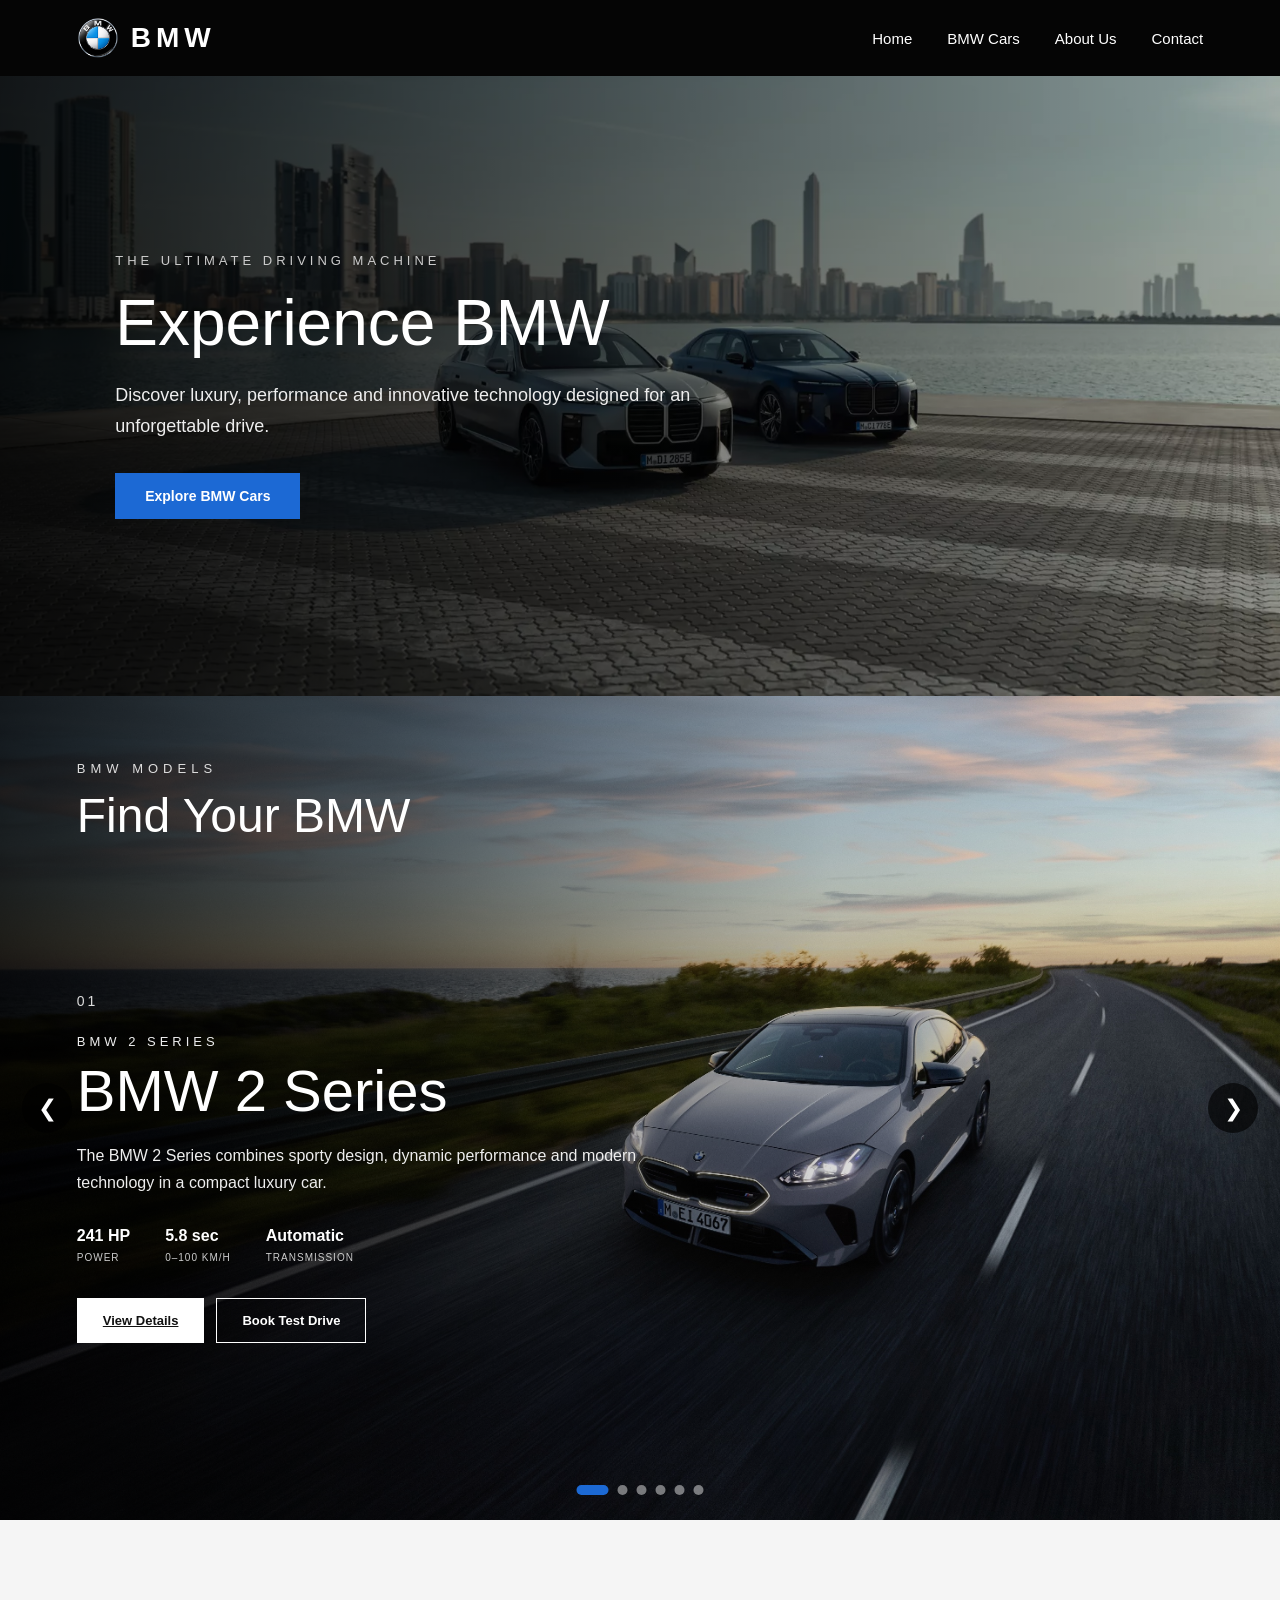
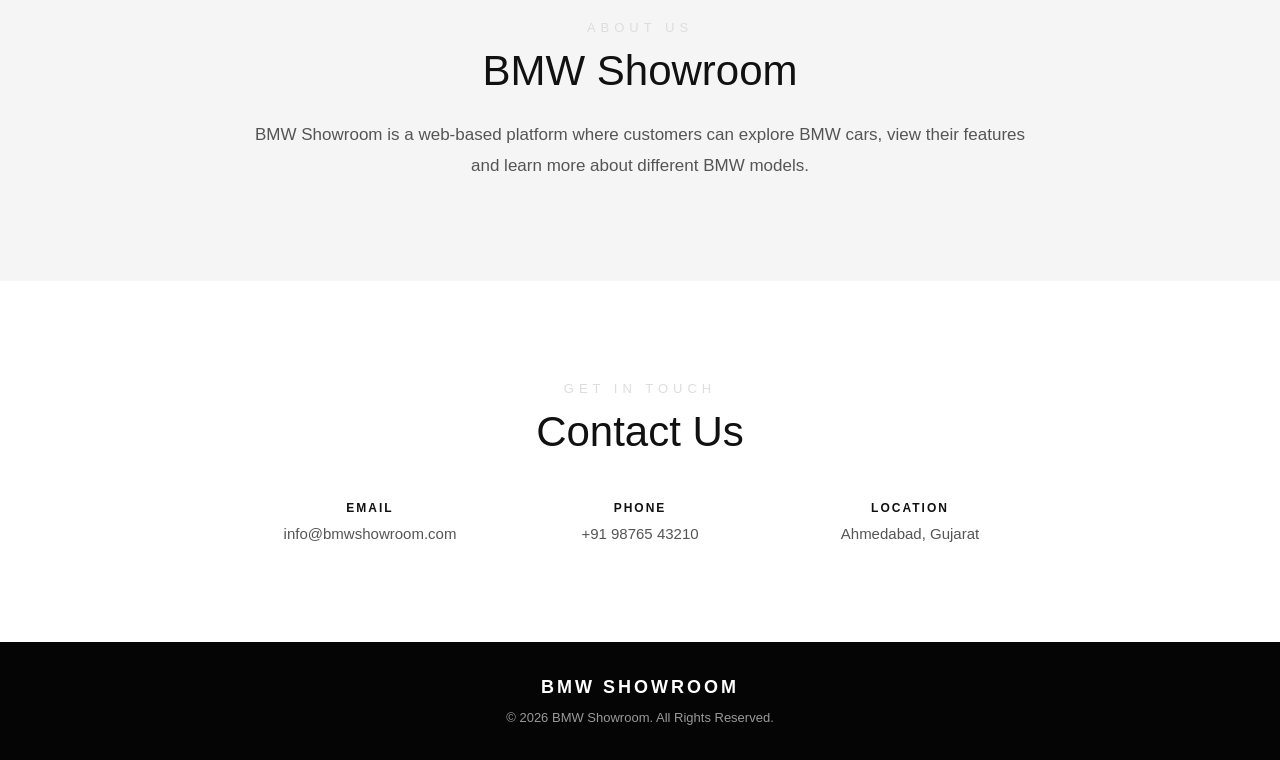
<file: src/main/resources/static/index.html>
<!DOCTYPE html>
<html lang="en">

<head>
    <meta charset="UTF-8">
    <meta name="viewport" content="width=device-width, initial-scale=1.0">

    <title>BMW Showroom</title>

    <link rel="stylesheet" href="css/style.css">
</head>

<body>

    <!-- ================= NAVBAR ================= -->

    <header class="navbar">

        <div class="logo">
            <img src="images/bmw-logo.jpg?v=2" alt="BMW Logo">
            <span>BMW</span>
        </div>

        <nav>
            <a href="#home">Home</a>
            <a href="#cars">BMW Cars</a>
            <a href="#about">About Us</a>
            <a href="#contact">Contact</a>
        </nav>

    </header>


    <!-- ================= HERO ================= -->

    <section id="home" class="hero">

        <div class="hero-overlay"></div>

        <div class="hero-content">

            <p class="hero-small">
                THE ULTIMATE DRIVING MACHINE
            </p>

            <h1>
                Experience BMW
            </h1>

            <p>
                Discover luxury, performance and innovative
                technology designed for an unforgettable drive.
            </p>

            <a href="#cars" class="hero-button">
                Explore BMW Cars
            </a>

        </div>

    </section>


    <!-- ================= BMW CARS ================= -->

    <section id="cars" class="cars-section">

        <div class="section-heading">

            <p>BMW MODELS</p>

            <h2>Find Your BMW</h2>

        </div>


        <div class="car-slider">


            <!-- ================= BMW 2 SERIES ================= -->

            <div class="car-slide active">

                <div class="car-info">

                    <span class="car-number">01</span>

                    <span class="car-category">
                        BMW 2 SERIES
                    </span>

                    <h2>
                        BMW 2 Series
                    </h2>

                    <p class="car-description">
                        The BMW 2 Series combines sporty design,
                        dynamic performance and modern technology
                        in a compact luxury car.
                    </p>


                    <div class="specifications">

                        <div class="spec">
                            <strong>241 HP</strong>
                            <span>Power</span>
                        </div>

                        <div class="spec">
                            <strong>5.8 sec</strong>
                            <span>0–100 km/h</span>
                        </div>

                        <div class="spec">
                            <strong>Automatic</strong>
                            <span>Transmission</span>
                        </div>

                    </div>


                    <div class="buttons">

                        <a href="car-details.html?model=BMW-2-Series"
                           class="details-button">
                            View Details
                        </a>

                        <a href="test-drive.html?model=BMW-2-Series"
                           class="test-button">
                            Book Test Drive
                        </a>

                    </div>

                </div>


                <div class="car-image">

                    <img
                        src="images/bmw2.jpg"
                        alt="BMW 2 Series">

                </div>

            </div>



            <!-- ================= BMW 3 SERIES ================= -->

            <div class="car-slide">

                <div class="car-info">

                    <span class="car-number">02</span>

                    <span class="car-category">
                        BMW 3 SERIES
                    </span>

                    <h2>
                        BMW 3 Series
                    </h2>

                    <p class="car-description">
                        The BMW 3 Series combines sporty performance,
                        premium comfort and advanced technology
                        in an elegant luxury sedan.
                    </p>


                    <div class="specifications">

                        <div class="spec">
                            <strong>258 HP</strong>
                            <span>Power</span>
                        </div>

                        <div class="spec">
                            <strong>5.8 sec</strong>
                            <span>0–100 km/h</span>
                        </div>

                        <div class="spec">
                            <strong>Automatic</strong>
                            <span>Transmission</span>
                        </div>

                    </div>


                    <div class="buttons">

                        <a href="car-details.html?model=BMW-3-Series"
                           class="details-button">
                            View Details
                        </a>

                        <a href="test-drive.html?model=BMW-3-Series"
                           class="test-button">
                            Book Test Drive
                        </a>

                    </div>

                </div>


                <div class="car-image">

                    <img
                        src="images/bmw3.jpg"
                        alt="BMW 3 Series">

                </div>

            </div>



            <!-- ================= BMW 4 SERIES ================= -->

            <div class="car-slide">

                <div class="car-info">

                    <span class="car-number">03</span>

                    <span class="car-category">
                        BMW 4 SERIES
                    </span>

                    <h2>
                        BMW 4 Series
                    </h2>

                    <p class="car-description">
                        The BMW 4 Series brings together striking
                        design, powerful performance and premium
                        comfort for an exciting driving experience.
                    </p>


                    <div class="specifications">

                        <div class="spec">
                            <strong>255 HP</strong>
                            <span>Power</span>
                        </div>

                        <div class="spec">
                            <strong>5.8 sec</strong>
                            <span>0–100 km/h</span>
                        </div>

                        <div class="spec">
                            <strong>Automatic</strong>
                            <span>Transmission</span>
                        </div>

                    </div>


                    <div class="buttons">

                        <a href="car-details.html?model=BMW-4-Series"
                           class="details-button">
                            View Details
                        </a>

                        <a href="test-drive.html?model=BMW-4-Series"
                           class="test-button">
                            Book Test Drive
                        </a>

                    </div>

                </div>


                <div class="car-image">

                    <img
                        src="images/bmw4.jpg"
                        alt="BMW 4 Series">

                </div>

            </div>



            <!-- ================= BMW 5 SERIES ================= -->

            <div class="car-slide">

                <div class="car-info">

                    <span class="car-number">04</span>

                    <span class="car-category">
                        BMW 5 SERIES
                    </span>

                    <h2>
                        BMW 5 Series
                    </h2>

                    <p class="car-description">
                        The BMW 5 Series delivers executive luxury,
                        refined comfort and powerful performance
                        with modern digital technology.
                    </p>


                    <div class="specifications">

                        <div class="spec">
                            <strong>255 HP</strong>
                            <span>Power</span>
                        </div>

                        <div class="spec">
                            <strong>6.0 sec</strong>
                            <span>0–100 km/h</span>
                        </div>

                        <div class="spec">
                            <strong>Automatic</strong>
                            <span>Transmission</span>
                        </div>

                    </div>


                    <div class="buttons">

                        <a href="car-details.html?model=BMW-5-Series"
                           class="details-button">
                            View Details
                        </a>

                        <a href="test-drive.html?model=BMW-5-Series"
                           class="test-button">
                            Book Test Drive
                        </a>

                    </div>

                </div>


                <div class="car-image">

                    <img
                        src="images/bmw5.jpg"
                        alt="BMW 5 Series">

                </div>

            </div>



            <!-- ================= BMW 7 SERIES ================= -->

            <div class="car-slide">

                <div class="car-info">

                    <span class="car-number">05</span>

                    <span class="car-category">
                        BMW 7 SERIES
                    </span>

                    <h2>
                        BMW 7 Series
                    </h2>

                    <p class="car-description">
                        The BMW 7 Series represents luxury,
                        sophisticated technology and exceptional
                        comfort for an unforgettable journey.
                    </p>


                    <div class="specifications">

                        <div class="spec">
                            <strong>375 HP</strong>
                            <span>Power</span>
                        </div>

                        <div class="spec">
                            <strong>4.7 sec</strong>
                            <span>0–100 km/h</span>
                        </div>

                        <div class="spec">
                            <strong>Automatic</strong>
                            <span>Transmission</span>
                        </div>

                    </div>


                    <div class="buttons">

                        <a href="car-details.html?model=BMW-7-Series"
                           class="details-button">
                            View Details
                        </a>

                        <a href="test-drive.html?model=BMW-7-Series"
                           class="test-button">
                            Book Test Drive
                        </a>

                    </div>

                </div>


                <div class="car-image">

                    <img
                        src="images/bmw7.jpg"
                        alt="BMW 7 Series">

                </div>

            </div>



            <!-- ================= BMW 8 SERIES ================= -->

            <div class="car-slide">

                <div class="car-info">

                    <span class="car-number">06</span>

                    <span class="car-category">
                        BMW 8 SERIES
                    </span>

                    <h2>
                        BMW 8 Series
                    </h2>

                    <p class="car-description">
                        The BMW 8 Series combines breathtaking
                        design, powerful performance and premium
                        luxury with an unmistakable presence.
                    </p>


                    <div class="specifications">

                        <div class="spec">
                            <strong>523 HP</strong>
                            <span>Power</span>
                        </div>

                        <div class="spec">
                            <strong>3.7 sec</strong>
                            <span>0–100 km/h</span>
                        </div>

                        <div class="spec">
                            <strong>Automatic</strong>
                            <span>Transmission</span>
                        </div>

                    </div>


                    <div class="buttons">

                        <a href="car-details.html?model=BMW-8-Series"
                           class="details-button">
                            View Details
                        </a>

                        <a href="test-drive.html?model=BMW-8-Series"
                           class="test-button">
                            Book Test Drive
                        </a>

                    </div>

                </div>


                <div class="car-image">

                    <img
                        src="images/bmw8.jpg"
                        alt="BMW 8 Series">

                </div>

            </div>



            <!-- ================= ARROWS ================= -->

            <button
                class="slider-arrow previous"
                id="previousButton"
                aria-label="Previous BMW">

                &#10094;

            </button>


            <button
                class="slider-arrow next"
                id="nextButton"
                aria-label="Next BMW">

                &#10095;

            </button>



            <!-- ================= DOTS ================= -->

            <div class="slider-dots">

                <button
                    class="dot active"
                    data-slide="0"
                    aria-label="BMW 2 Series">
                </button>

                <button
                    class="dot"
                    data-slide="1"
                    aria-label="BMW 3 Series">
                </button>

                <button
                    class="dot"
                    data-slide="2"
                    aria-label="BMW 4 Series">
                </button>

                <button
                    class="dot"
                    data-slide="3"
                    aria-label="BMW 5 Series">
                </button>

                <button
                    class="dot"
                    data-slide="4"
                    aria-label="BMW 7 Series">
                </button>

                <button
                    class="dot"
                    data-slide="5"
                    aria-label="BMW 8 Series">
                </button>

            </div>

        </div>

    </section>



    <!-- ================= ABOUT ================= -->

    <section id="about" class="about-section">

        <div class="about-content">

            <p class="section-label">
                ABOUT US
            </p>

            <h2>
                BMW Showroom
            </h2>

            <p>
                BMW Showroom is a web-based platform where customers
                can explore BMW cars, view their features and learn
                more about different BMW models.
            </p>

        </div>

    </section>



    <!-- ================= CONTACT ================= -->

    <section id="contact" class="contact-section">

        <p class="section-label">
            GET IN TOUCH
        </p>

        <h2>
            Contact Us
        </h2>


        <div class="contact-info">

            <div>

                <strong>Email</strong>

                <p>
                    info@bmwshowroom.com
                </p>

            </div>


            <div>

                <strong>Phone</strong>

                <p>
                    +91 98765 43210
                </p>

            </div>


            <div>

                <strong>Location</strong>

                <p>
                    Ahmedabad, Gujarat
                </p>

            </div>

        </div>

    </section>



    <!-- ================= FOOTER ================= -->

    <footer>

        <div class="footer-logo">
            BMW SHOWROOM
        </div>

        <p>
            © 2026 BMW Showroom. All Rights Reserved.
        </p>

    </footer>



    <!-- JAVASCRIPT -->

    <script src="js/script.js"></script>

</body>

</html>
</file>
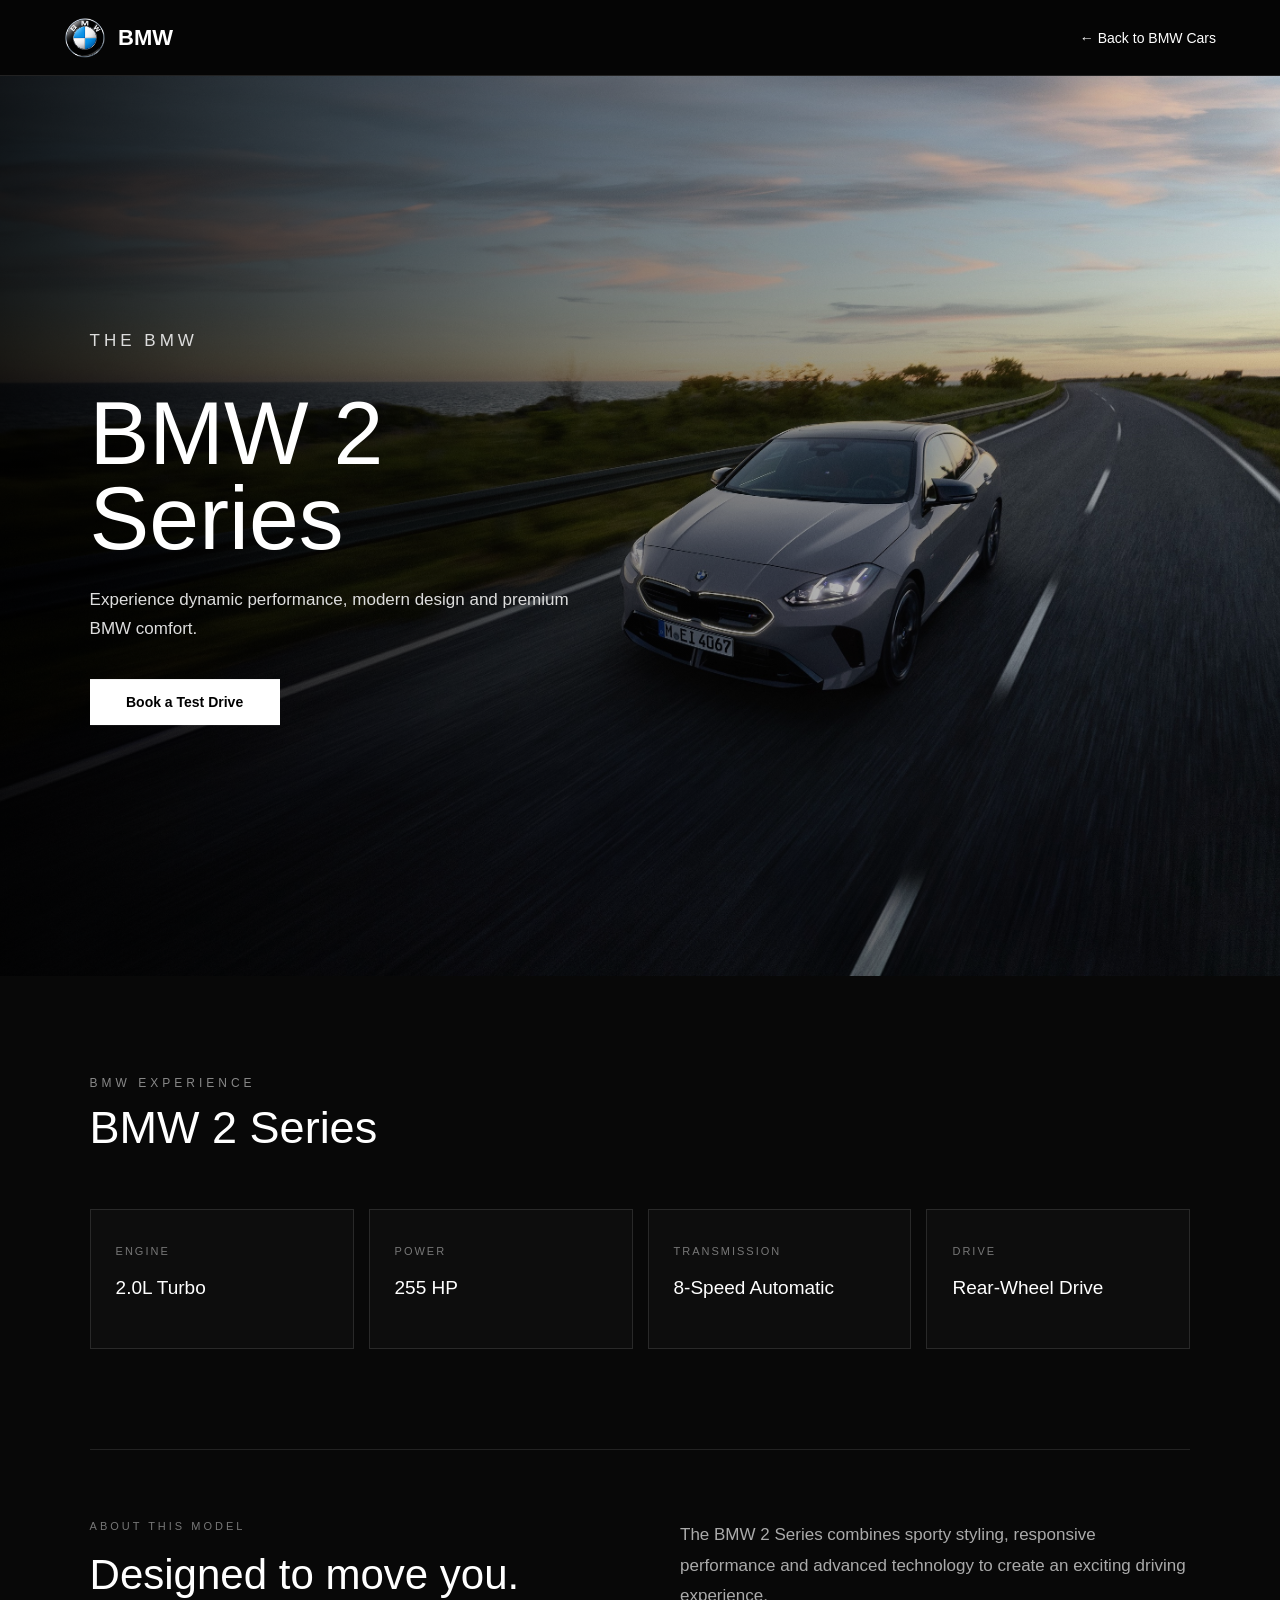
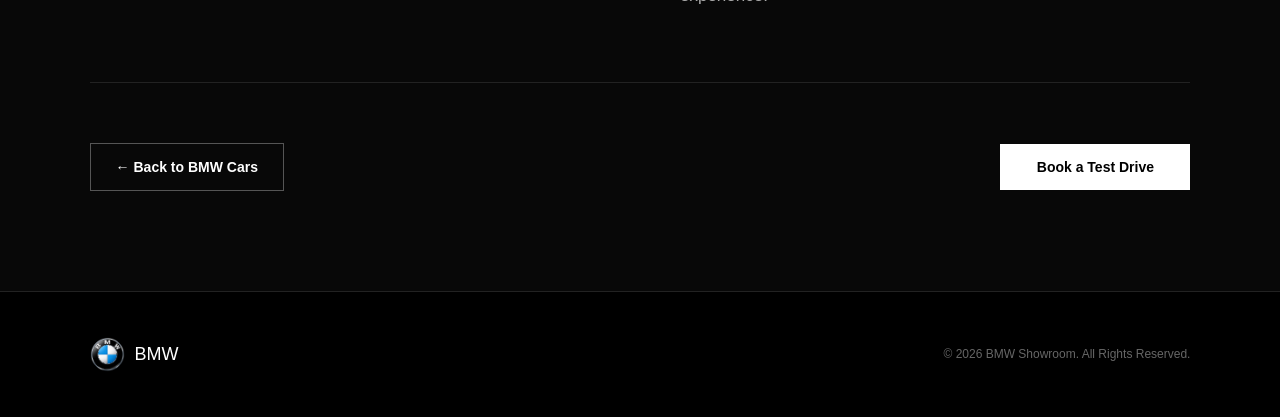
<file: src/main/resources/static/car-details.html>
<!DOCTYPE html>
<html lang="en">

<head>
    <meta charset="UTF-8">
    <meta name="viewport" content="width=device-width, initial-scale=1.0">

    <title>BMW | Car Details</title>

    <link rel="stylesheet" href="css/car-details.css">
</head>

<body>

    <!-- NAVBAR -->
    <header class="navbar">

        <a href="index.html" class="logo">
            <img src="images/bmw-logo.jpg?v=2" alt="BMW Logo">
            <span>BMW</span>
        </a>

        <a href="index.html" class="back-home">
            ← Back to BMW Cars
        </a>

    </header>


    <!-- HERO SECTION -->
    <section class="details-hero">

        <div class="hero-image">
            <img id="carImage" src="" alt="BMW">
        </div>

        <div class="hero-overlay"></div>

        <div class="hero-content">

            <p class="small-title">THE BMW</p>

            <h1 id="carName">BMW 2 Series</h1>

            <p id="carDescription">
                Experience dynamic performance, modern design and premium BMW comfort.
            </p>

            <a id="testDriveButton"
               href="test-drive.html?model=BMW-2-Series"
               class="primary-button">
                Book a Test Drive
            </a>

        </div>

    </section>


    <!-- DETAILS SECTION -->
    <section class="details-section">

        <div class="section-title">

            <p>BMW EXPERIENCE</p>

            <h2 id="sectionModel">
                BMW 2 Series
            </h2>

        </div>


        <!-- SPECIFICATIONS -->
        <div class="specifications">

            <div class="spec-card">

                <span>ENGINE</span>

                <strong id="engine">
                    2.0L Turbo
                </strong>

            </div>


            <div class="spec-card">

                <span>POWER</span>

                <strong id="power">
                    255 HP
                </strong>

            </div>


            <div class="spec-card">

                <span>TRANSMISSION</span>

                <strong id="transmission">
                    8-Speed Automatic
                </strong>

            </div>


            <div class="spec-card">

                <span>DRIVE</span>

                <strong id="drive">
                    Rear-Wheel Drive
                </strong>

            </div>

        </div>


        <!-- ABOUT CAR -->
        <div class="about-car">

            <div>

                <p class="label">
                    ABOUT THIS MODEL
                </p>

                <h2 id="aboutTitle">
                    Designed to move you.
                </h2>

            </div>


            <div>

                <p id="aboutText">
                    The BMW 2 Series combines sporty styling,
                    responsive performance and advanced technology
                    to create an exciting driving experience.
                </p>

            </div>

        </div>


        <!-- BUTTONS -->
        <div class="bottom-buttons">

            <a href="index.html"
               class="secondary-button">
                ← Back to BMW Cars
            </a>

            <a id="bottomTestDrive"
               href="test-drive.html?model=BMW-2-Series"
               class="primary-button">
                Book a Test Drive
            </a>

        </div>

    </section>


    <!-- FOOTER -->
    <footer>

        <div class="footer-logo">

            <img src="images/bmw-logo.jpg?v=2"
                 alt="BMW Logo">

            <span>BMW</span>

        </div>

        <p>
            © 2026 BMW Showroom. All Rights Reserved.
        </p>

    </footer>


    <!-- JAVASCRIPT -->
    <script src="js/car-details.js"></script>

</body>

</html>
</file>
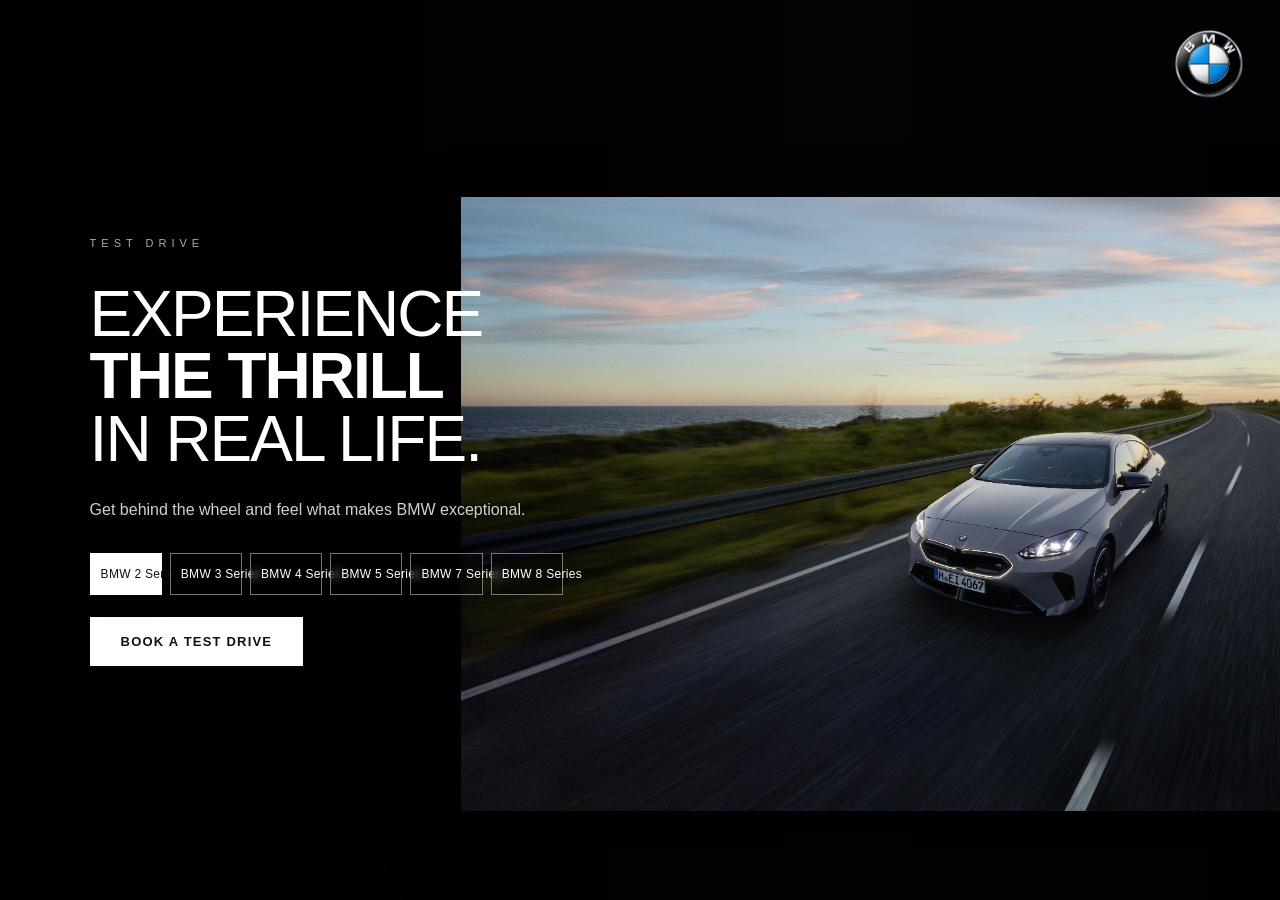
<file: src/main/resources/static/test-drive.html>
<!DOCTYPE html>
<html lang="en">

<head>
    <meta charset="UTF-8">
    <meta name="viewport" content="width=device-width, initial-scale=1.0">

    <title>BMW Test Drive</title>

    <link rel="stylesheet" href="css/test-drive.css">
</head>

<body>

    <main class="test-drive-page">

        <!-- DARK BACKGROUND -->
        <div class="test-drive-background"></div>


        <!-- BMW LOGO TOP RIGHT -->
        <div class="bmw-logo">
            <img src="images/bmw-logo.jpg?v=2" alt="BMW Logo">
        </div>


        <!-- MAIN CONTENT -->
        <div class="test-drive-content">


            <!-- LEFT CONTENT -->
            <div class="test-drive-info">

                <p style="font-size: 11px; letter-spacing: 5px; color: #aaa;">
                    TEST DRIVE
                </p>

                <h1>
                    EXPERIENCE<br>
                    <span>THE THRILL</span><br>
                    IN REAL LIFE.
                </h1>

                <p>
                    Get behind the wheel and feel what makes
                    BMW exceptional.
                </p>


                <!-- MODEL SELECTION -->
                <div class="model-options">

                    <!-- BMW 2 SERIES -->
                    <button
                        type="button"
                        class="model-option active"
                        data-model="BMW 2 Series"
                        data-image="images/bmw2.jpg">

                        BMW 2 Series

                    </button>


                    <!-- BMW 3 SERIES -->
                    <button
                        type="button"
                        class="model-option"
                        data-model="BMW 3 Series"
                        data-image="images/bmw3.jpg">

                        BMW 3 Series

                    </button>


                    <!-- BMW 4 SERIES -->
                    <button
                        type="button"
                        class="model-option"
                        data-model="BMW 4 Series"
                        data-image="images/bmw4.jpg">

                        BMW 4 Series

                    </button>


                    <!-- BMW 5 SERIES -->
                    <button
                        type="button"
                        class="model-option"
                        data-model="BMW 5 Series"
                        data-image="images/bmw5.jpg">

                        BMW 5 Series

                    </button>


                    <!-- BMW 7 SERIES -->
                    <button
                        type="button"
                        class="model-option"
                        data-model="BMW 7 Series"
                        data-image="images/bmw7.jpg">

                        BMW 7 Series

                    </button>


                    <!-- BMW 8 SERIES -->
                    <button
                        type="button"
                        class="model-option"
                        data-model="BMW 8 Series"
                        data-image="images/bmw8.jpg">

                        BMW 8 Series

                    </button>

                </div>


                <!-- BOOK TEST DRIVE BUTTON -->
                <button
                    type="button"
                    class="book-drive-btn"
                    id="openBooking">

                    BOOK A TEST DRIVE

                </button>

            </div>


            <!-- FULL SCREEN CAR -->
            <div class="test-drive-car">

                <img
                    id="testDriveCarImage"
                    src="images/bmw2.jpg"
                    alt="BMW 2 Series">

            </div>


            <!-- BOOKING FORM -->
            <div class="booking-panel" id="bookingPanel">

                <!-- CLOSE BUTTON -->
                <button
                    type="button"
                    class="close-booking"
                    id="closeBooking">

                    &times;

                </button>


                <h2>Book a Test Drive</h2>


                <form id="testDriveForm">


                    <!-- MODEL -->
                    <label for="model">
                        Select BMW Model
                    </label>

                    <select id="model" required>

                        <option value="BMW 2 Series">
                            BMW 2 Series
                        </option>

                        <option value="BMW 3 Series">
                            BMW 3 Series
                        </option>

                        <option value="BMW 4 Series">
                            BMW 4 Series
                        </option>

                        <option value="BMW 5 Series">
                            BMW 5 Series
                        </option>

                        <option value="BMW 7 Series">
                            BMW 7 Series
                        </option>

                        <option value="BMW 8 Series">
                            BMW 8 Series
                        </option>

                    </select>


                    <!-- LOCATION -->
                    <label for="location">
                        Select Location
                    </label>

                    <select id="location" required>

                        <option value="Ahmedabad, Gujarat">
                            Ahmedabad, Gujarat
                        </option>

                        <option value="Surat, Gujarat">
                            Surat, Gujarat
                        </option>

                        <option value="Vadodara, Gujarat">
                            Vadodara, Gujarat
                        </option>

                    </select>


                    <!-- FIRST NAME -->
                    <label for="firstName">
                        First Name
                    </label>

                    <input
                        type="text"
                        id="firstName"
                        placeholder="Enter first name"
                        required>


                    <!-- LAST NAME -->
                    <label for="lastName">
                        Last Name
                    </label>

                    <input
                        type="text"
                        id="lastName"
                        placeholder="Enter last name"
                        required>


                    <!-- EMAIL -->
                    <label for="email">
                        Email Address
                    </label>

                    <input
                        type="email"
                        id="email"
                        placeholder="Enter your email"
                        required>


                    <!-- MOBILE -->
                    <label for="mobile">
                        Mobile Number
                    </label>

                    <input
                        type="tel"
                        id="mobile"
                        maxlength="10"
                        placeholder="Enter 10 digit mobile number"
                        required>


                    <!-- DATE -->
                    <label for="date">
                        Preferred Date
                    </label>

                    <input
                        type="date"
                        id="date"
                        required>


                    <!-- TIME -->
                    <label for="time">
                        Preferred Time
                    </label>

                    <select id="time" required>

                        <option value="">
                            Select time
                        </option>

                        <option value="10:00 AM">
                            10:00 AM
                        </option>

                        <option value="11:00 AM">
                            11:00 AM
                        </option>

                        <option value="12:00 PM">
                            12:00 PM
                        </option>

                        <option value="02:00 PM">
                            02:00 PM
                        </option>

                        <option value="03:00 PM">
                            03:00 PM
                        </option>

                        <option value="04:00 PM">
                            04:00 PM
                        </option>

                        <option value="05:00 PM">
                            05:00 PM
                        </option>

                    </select>


                    <!-- MESSAGE -->
                    <label for="message">
                        Message
                    </label>

                    <textarea
                        id="message"
                        placeholder="Any specific query?"></textarea>


                    <!-- TERMS -->
                    <label>

                        <input
                            type="checkbox"
                            id="terms"
                            required>

                        I accept the Terms & Conditions

                    </label>


                    <br>


                    <!-- SUBMIT -->
                    <button
                        type="submit"
                        class="booking-submit">

                        BOOK TEST DRIVE

                    </button>

                </form>

            </div>

        </div>

    </main>


    <!-- JAVASCRIPT -->
    <script src="js/test-drive.js"></script>

</body>

</html>
</file>
<file: src/main/resources/static/css/style.css>
/* =====================================================
   BMW SHOWROOM - MAIN CSS
   ===================================================== */

/* ================= RESET ================= */

* {
    margin: 0;
    padding: 0;
    box-sizing: border-box;
}

html {
    scroll-behavior: smooth;
}

body {
    font-family: Arial, Helvetica, sans-serif;
    background: #ffffff;
    color: #111111;
    overflow-x: hidden;
}


/* ================= NAVBAR ================= */

.navbar {
    width: 100%;
    height: 76px;
    padding: 0 6%;
    background: #050505;

    display: flex;
    align-items: center;
    justify-content: space-between;

    position: sticky;
    top: 0;
    z-index: 1000;
}

.logo {
    display: flex;
    align-items: center;
    gap: 12px;

    color: #ffffff;
    font-size: 28px;
    font-weight: bold;
    letter-spacing: 5px;
}

.logo img {
    width: 42px;
    height: 42px;
    object-fit: cover;
    display: block;
}
.navbar nav {
    display: flex;
    gap: 35px;
}

.navbar nav a {
    color: #ffffff;
    text-decoration: none;
    font-size: 15px;
    transition: 0.3s ease;
}

.navbar nav a:hover {
    color: #1c69d4;
}


/* ================= HERO ================= */

.hero {
    height: 620px;
    position: relative;

    display: flex;
    align-items: center;

    padding-left: 9%;

    background-image: url("../images/bmw-hero.jpg");
    background-size: cover;
    background-position: center;
}

.hero-overlay {
    position: absolute;
    inset: 0;

    background:
        linear-gradient(
            90deg,
            rgba(0, 0, 0, 0.85),
            rgba(0, 0, 0, 0.20)
        );
}

.hero-content {
    position: relative;
    z-index: 2;
    max-width: 650px;
    color: #ffffff;
}

.hero-small {
    font-size: 13px;
    letter-spacing: 4px;
    color: #cccccc;
    margin-bottom: 18px;
}

.hero-content h1 {
    font-size: 64px;
    font-weight: 500;
    margin-bottom: 20px;
}

.hero-content > p:not(.hero-small) {
    font-size: 18px;
    line-height: 1.7;
    color: #eeeeee;
    margin-bottom: 32px;
}

.hero-button {
    display: inline-block;
    padding: 15px 30px;

    background: #1c69d4;
    color: #ffffff;

    text-decoration: none;
    font-size: 14px;
    font-weight: bold;

    transition: 0.3s ease;
}

.hero-button:hover {
    background: #ffffff;
    color: #111111;
}


/* =====================================================
   BMW CARS SECTION
   FULL SCREEN SLIDER
   ===================================================== */

.cars-section {
    position: relative;

    width: 100%;
    height: calc(100vh - 76px);
    min-height: 650px;

    padding: 0;
    background: #000000;

    overflow: hidden;
}


/* ================= SECTION HEADING ================= */

.section-heading {
    position: absolute;

    top: 65px;
    left: 6%;

    z-index: 10;

    text-align: left;

    color: #ffffff;

    pointer-events: none;
}

.section-heading p,
.section-label {
    font-size: 13px;
    letter-spacing: 5px;
    color: #dddddd;
    margin-bottom: 12px;
}

.section-heading h2 {
    font-size: 48px;
    font-weight: 400;
    color: #ffffff;
}


/* ================= CAR SLIDER ================= */

.car-slider {
    width: 100%;
    max-width: none;

    height: 100%;

    margin: 0;

    position: relative;
    overflow: hidden;

    background: #000000;
}


/* ================= EACH SLIDE ================= */

.car-slide {
    position: absolute;

    top: 0;
    left: 0;

    width: 100%;
    height: 100%;

    display: block;

    opacity: 0;
    visibility: hidden;

    transform: translateX(50px);

    transition:
        opacity 0.6s ease,
        transform 0.6s ease,
        visibility 0.6s ease;
}

.car-slide.active {
    opacity: 1;
    visibility: visible;
    transform: translateX(0);

    z-index: 2;
}


/* =====================================================
   DARK OVERLAY
   ===================================================== */

.car-slide::after {
    content: "";

    position: absolute;

    inset: 0;

    z-index: 1;

    pointer-events: none;

    background:
        linear-gradient(
            90deg,
            rgba(0, 0, 0, 0.82) 0%,
            rgba(0, 0, 0, 0.58) 30%,
            rgba(0, 0, 0, 0.15) 65%,
            rgba(0, 0, 0, 0.05) 100%
        );
}


/* ================= CAR IMAGE ================= */

.car-image {
    position: absolute;

    inset: 0;

    width: 100%;
    height: 100%;

    overflow: hidden;

    display: block;

    z-index: 0;
}

.car-image img {
    width: 100%;
    height: 100%;

    object-fit: cover;
    object-position: center;

    display: block;

    transition: transform 1.2s ease;
}

.car-slide.active .car-image img {
    transform: scale(1.02);
}


/* =====================================================
   CAR INFORMATION
   INFORMATION NOW APPEARS OVER IMAGE
   ===================================================== */

.car-info {
    position: relative;

    z-index: 3;

    width: 55%;
    height: 100%;

    padding: 210px 30px 90px 6%;

    display: flex;
    flex-direction: column;
    justify-content: center;

    color: #ffffff;
}


/* ================= NUMBER ================= */

.car-number {
    font-size: 14px;

    letter-spacing: 3px;

    color: #dddddd;

    margin-bottom: 25px;
}


/* ================= CATEGORY ================= */

.car-category {
    font-size: 13px;

    letter-spacing: 4px;

    color: #eeeeee;

    margin-bottom: 12px;
}


/* ================= MODEL TITLE ================= */

.car-info h2 {
    font-size: 58px;

    font-weight: 500;

    color: #ffffff;

    margin-bottom: 20px;

    line-height: 1.05;
}


/* ================= DESCRIPTION ================= */

.car-description {
    max-width: 570px;

    font-size: 16px;

    line-height: 1.7;

    color: #eeeeee;

    margin-bottom: 30px;
}


/* ================= SPECIFICATIONS ================= */

.specifications {
    display: flex;

    gap: 35px;

    margin-bottom: 35px;
}

.spec {
    display: flex;

    flex-direction: column;

    gap: 7px;
}

.spec strong {
    font-size: 16px;

    color: #ffffff;
}

.spec span {
    font-size: 10px;

    color: #cccccc;

    text-transform: uppercase;

    letter-spacing: 1px;
}


/* ================= BUTTONS ================= */

.buttons {
    display: flex;

    gap: 12px;

    flex-wrap: wrap;
}

.details-button,
.test-button {
    padding: 14px 25px;

    font-size: 13px;

    font-weight: bold;

    cursor: pointer;

    transition: 0.3s ease;
}


/* ================= VIEW DETAILS ================= */

.details-button {
    border: 1px solid #ffffff;

    background: #ffffff;

    color: #111111;
}

.details-button:hover {
    background: #1c69d4;

    border-color: #1c69d4;

    color: #ffffff;
}


/* ================= TEST DRIVE ================= */

.test-button {
    border: 1px solid #ffffff;

    background: transparent;

    color: #ffffff;

    display: inline-flex;

    align-items: center;

    justify-content: center;

    text-decoration: none;

    cursor: pointer;
}

.test-button:hover {
    background: #ffffff;

    color: #111111;
}


/* =====================================================
   SLIDER ARROWS
   ===================================================== */

.slider-arrow {
    position: absolute;

    top: 50%;

    transform: translateY(-50%);

    width: 50px;
    height: 50px;

    border: none;

    border-radius: 50%;

    background: rgba(0, 0, 0, 0.65);

    color: #ffffff;

    font-size: 23px;

    cursor: pointer;

    z-index: 20;

    transition: 0.3s ease;
}

.slider-arrow:hover {
    background: #1c69d4;

    transform:
        translateY(-50%)
        scale(1.08);
}

.slider-arrow.previous {
    left: 22px;
}

.slider-arrow.next {
    right: 22px;
}


/* =====================================================
   DOTS
   ===================================================== */

.slider-dots {
    position: absolute;

    left: 50%;

    bottom: 25px;

    transform: translateX(-50%);

    display: flex;

    align-items: center;

    gap: 9px;

    z-index: 30;
}

.dot {
    width: 10px;
    height: 10px;

    border: none;

    border-radius: 50%;

    background: rgba(255, 255, 255, 0.45);

    cursor: pointer;

    transition: 0.3s ease;
}

.dot.active {
    width: 32px;

    border-radius: 10px;

    background: #1c69d4;
}


/* ================= ABOUT ================= */

.about-section {
    padding: 100px 30px;

    text-align: center;

    background: #f5f5f5;
}

.about-content {
    max-width: 800px;

    margin: auto;
}

.about-content h2 {
    font-size: 42px;

    font-weight: 500;

    margin-bottom: 25px;
}

.about-content > p:last-child {
    font-size: 17px;

    line-height: 1.8;

    color: #555555;
}


/* ================= CONTACT ================= */

.contact-section {
    padding: 100px 30px;

    text-align: center;

    background: #ffffff;
}

.contact-section h2 {
    font-size: 42px;

    font-weight: 500;

    margin-bottom: 45px;
}

.contact-info {
    display: flex;

    justify-content: center;

    gap: 90px;

    flex-wrap: wrap;
}

.contact-info div {
    min-width: 180px;
}

.contact-info strong {
    display: block;

    font-size: 12px;

    letter-spacing: 2px;

    text-transform: uppercase;

    margin-bottom: 10px;
}

.contact-info p {
    color: #555555;

    font-size: 15px;
}


/* ================= FOOTER ================= */

footer {
    padding: 35px;

    background: #050505;

    color: #ffffff;

    text-align: center;
}

.footer-logo {
    font-size: 18px;

    font-weight: bold;

    letter-spacing: 3px;

    margin-bottom: 12px;
}

footer p {
    font-size: 13px;

    color: #999999;
}


/* =====================================================
   TABLET
   ===================================================== */

@media (max-width: 950px) {

    .hero {
        padding-left: 6%;
    }

    .hero-content h1 {
        font-size: 52px;
    }


    /* BMW FULL SCREEN */

    .cars-section {
        height: calc(100vh - 76px);

        min-height: 650px;
    }

    .section-heading {
        top: 45px;

        left: 6%;
    }

    .section-heading h2 {
        font-size: 40px;
    }

    .car-slider {
        height: 100%;
    }

    .car-slide {
        display: block;
    }

    .car-info {
        width: 70%;

        height: 100%;

        padding:
            180px
            40px
            70px
            7%;
    }

    .car-info h2 {
        font-size: 48px;
    }

    .car-description {
        max-width: 500px;

        font-size: 15px;
    }

    .car-image {
        position: absolute;

        inset: 0;

        width: 100%;
        height: 100%;
    }

    .car-image img {
        object-fit: cover;
    }
}


/* =====================================================
   MOBILE
   ===================================================== */

@media (max-width: 600px) {

    .navbar {
        height: auto;

        padding: 18px 20px;

        flex-direction: column;

        gap: 15px;
    }

    .navbar nav {
        gap: 16px;

        flex-wrap: wrap;

        justify-content: center;
    }

    .navbar nav a {
        font-size: 12px;
    }


    /* HERO */

    .hero {
        height: 550px;

        padding: 30px;
    }

    .hero-content h1 {
        font-size: 42px;
    }

    .hero-content > p:not(.hero-small) {
        font-size: 16px;
    }


    /* BMW SECTION */

    .cars-section {
        height: calc(100vh - 120px);

        min-height: 700px;

        padding: 0;
    }

    .section-heading {
        top: 30px;

        left: 25px;

        right: 25px;
    }

    .section-heading p,
    .section-label {
        font-size: 10px;

        letter-spacing: 3px;
    }

    .section-heading h2 {
        font-size: 32px;
    }


    /* SLIDER */

    .car-slider {
        height: 100%;
    }

    .car-slide {
        height: 100%;
    }


    /* DARKER MOBILE OVERLAY */

    .car-slide::after {
        background:
            linear-gradient(
                180deg,
                rgba(0, 0, 0, 0.60),
                rgba(0, 0, 0, 0.80)
            );
    }


    /* IMAGE */

    .car-image {
        position: absolute;

        inset: 0;

        width: 100%;

        height: 100%;
    }

    .car-image img {
        width: 100%;
        height: 100%;

        object-fit: cover;

        object-position: center;
    }


    /* INFO */

    .car-info {
        position: relative;

        width: 100%;

        height: 100%;

        padding:
            170px
            30px
            70px;

        justify-content: flex-end;
    }

    .car-number {
        font-size: 11px;

        margin-bottom: 12px;
    }

    .car-category {
        font-size: 10px;

        letter-spacing: 3px;

        margin-bottom: 8px;
    }

    .car-info h2 {
        font-size: 36px;

        margin-bottom: 15px;
    }

    .car-description {
        font-size: 13px;

        line-height: 1.5;

        margin-bottom: 18px;
    }


    /* SPECS */

    .specifications {
        gap: 18px;

        margin-bottom: 20px;

        flex-wrap: wrap;
    }

    .spec strong {
        font-size: 13px;
    }

    .spec span {
        font-size: 8px;
    }


    /* BUTTONS */

    .details-button,
    .test-button {
        padding: 11px 15px;

        font-size: 11px;
    }


    /* ARROWS */

    .slider-arrow {
        width: 40px;
        height: 40px;

        font-size: 17px;
    }

    .slider-arrow.previous {
        left: 10px;
    }

    .slider-arrow.next {
        right: 10px;
    }


    /* DOTS */

    .slider-dots {
        bottom: 15px;

        gap: 7px;
    }

    .dot {
        width: 8px;
        height: 8px;
    }

    .dot.active {
        width: 25px;
    }


    /* ABOUT */

    .about-content h2,
    .contact-section h2 {
        font-size: 34px;
    }


    /* CONTACT */

    .contact-info {
        gap: 30px;
    }
}
</file>
<file: src/main/resources/static/css/car-details.css>
* {
    margin: 0;
    padding: 0;
    box-sizing: border-box;
}

html {
    scroll-behavior: smooth;
}

body {
    font-family: Arial, Helvetica, sans-serif;
    background: #000;
    color: #fff;
}


/* NAVBAR */

.navbar {
    height: 76px;
    width: 100%;
    background: #050505;

    display: flex;
    align-items: center;
    justify-content: space-between;

    padding: 0 5%;

    position: fixed;
    top: 0;
    left: 0;

    z-index: 1000;

    border-bottom: 1px solid #222;
}

.logo {
    display: flex;
    align-items: center;
    gap: 12px;

    color: white;
    text-decoration: none;

    font-size: 22px;
    font-weight: 600;
}

.logo img {
    width: 42px;
    height: 42px;

    object-fit: cover;
    border-radius: 50%;
}

.back-home {
    color: #fff;
    text-decoration: none;

    font-size: 14px;

    transition: 0.3s;
}

.back-home:hover {
    color: #4da3ff;
}


/* HERO */

.details-hero {
    height: 100vh;
    min-height: 650px;

    position: relative;
    overflow: hidden;

    margin-top: 76px;
}

.hero-image {
    position: absolute;

    inset: 0;

    width: 100%;
    height: 100%;
}

.hero-image img {
    width: 100%;
    height: 100%;

    object-fit: cover;
}

.hero-overlay {
    position: absolute;

    inset: 0;

    background:
        linear-gradient(
            90deg,
            rgba(0,0,0,0.85) 0%,
            rgba(0,0,0,0.45) 45%,
            rgba(0,0,0,0.05) 100%
        );
}

.hero-content {
    position: absolute;

    left: 7%;
    top: 50%;

    transform: translateY(-50%);

    width: 500px;

    z-index: 5;
}

.small-title {
    font-size: 14px;

    letter-spacing: 4px;

    color: #aaa;

    margin-bottom: 15px;
}

.hero-content h1 {
    font-size: clamp(50px, 7vw, 100px);

    line-height: 0.95;

    margin-bottom: 25px;

    font-weight: 500;
}

.hero-content p {
    font-size: 17px;

    line-height: 1.7;

    color: #ddd;

    margin-bottom: 35px;

    max-width: 480px;
}


/* BUTTONS */

.primary-button,
.secondary-button {
    display: inline-flex;

    align-items: center;
    justify-content: center;

    min-width: 190px;

    padding: 15px 25px;

    text-decoration: none;

    font-size: 14px;

    font-weight: 600;

    transition: 0.3s;

    cursor: pointer;
}

.primary-button {
    background: #fff;
    color: #000;
}

.primary-button:hover {
    background: #4da3ff;
    color: #fff;
}

.secondary-button {
    border: 1px solid #555;

    color: #fff;

    background: transparent;
}

.secondary-button:hover {
    background: #fff;
    color: #000;
}


/* DETAILS */

.details-section {
    padding: 100px 7%;

    background: #080808;
}

.section-title {
    margin-bottom: 55px;
}

.section-title p {
    font-size: 12px;

    letter-spacing: 4px;

    color: #888;

    margin-bottom: 12px;
}

.section-title h2 {
    font-size: 45px;

    font-weight: 400;
}


/* SPECIFICATIONS */

.specifications {
    display: grid;

    grid-template-columns: repeat(4, 1fr);

    gap: 15px;

    margin-bottom: 100px;
}

.spec-card {
    border: 1px solid #292929;

    padding: 35px 25px;

    min-height: 140px;

    background: #0d0d0d;

    transition: 0.3s;
}

.spec-card:hover {
    border-color: #666;

    transform: translateY(-4px);
}

.spec-card span {
    display: block;

    color: #777;

    font-size: 11px;

    letter-spacing: 2px;

    margin-bottom: 20px;
}

.spec-card strong {
    font-size: 19px;

    font-weight: 400;
}


/* ABOUT */

.about-car {
    display: grid;

    grid-template-columns: 1fr 1fr;

    gap: 80px;

    padding: 70px 0;

    border-top: 1px solid #222;
    border-bottom: 1px solid #222;
}

.label {
    color: #777;

    font-size: 11px;

    letter-spacing: 3px;

    margin-bottom: 20px;
}

.about-car h2 {
    font-size: 42px;

    font-weight: 400;

    line-height: 1.1;
}

.about-car #aboutText {
    color: #aaa;

    font-size: 17px;

    line-height: 1.8;
}


/* BOTTOM BUTTONS */

.bottom-buttons {
    display: flex;

    justify-content: space-between;

    align-items: center;

    padding-top: 60px;
}


/* FOOTER */

footer {
    background: #000;

    padding: 45px 7%;

    border-top: 1px solid #222;

    display: flex;

    justify-content: space-between;

    align-items: center;
}

.footer-logo {
    display: flex;

    align-items: center;

    gap: 10px;

    font-size: 18px;
}

.footer-logo img {
    width: 35px;
    height: 35px;

    object-fit: cover;

    border-radius: 50%;
}

footer p {
    color: #666;

    font-size: 12px;
}


/* TABLET */

@media (max-width: 900px) {

    .specifications {
        grid-template-columns: repeat(2, 1fr);
    }

    .about-car {
        grid-template-columns: 1fr;

        gap: 35px;
    }

    .hero-content {
        width: 70%;
    }
}


/* MOBILE */

@media (max-width: 600px) {

    .navbar {
        padding: 0 20px;
    }

    .back-home {
        font-size: 12px;
    }

    .details-hero {
        min-height: 600px;
    }

    .hero-content {
        left: 25px;

        width: calc(100% - 50px);
    }

    .hero-content h1 {
        font-size: 48px;
    }

    .hero-content p {
        font-size: 15px;
    }

    .specifications {
        grid-template-columns: 1fr;
    }

    .details-section {
        padding: 70px 25px;
    }

    .section-title h2 {
        font-size: 35px;
    }

    .about-car h2 {
        font-size: 32px;
    }

    .bottom-buttons {
        flex-direction: column;

        gap: 15px;

        align-items: stretch;
    }

    .primary-button,
    .secondary-button {
        width: 100%;
    }

    footer {
        flex-direction: column;

        gap: 20px;

        text-align: center;
    }
}
</file>
<file: src/main/resources/static/css/test-drive.css>
/* =====================================================
   BMW TEST DRIVE - FULL SCREEN DESIGN
   ===================================================== */

* {
    margin: 0;
    padding: 0;
    box-sizing: border-box;
}

html,
body {
    width: 100%;
    min-height: 100%;
}

body {
    font-family: Arial, Helvetica, sans-serif;
    background: #000;
    color: #fff;
    overflow-x: hidden;
}


/* =====================================================
   FULL SCREEN PAGE
   ===================================================== */

.test-drive-page {
    min-height: 100vh;
    width: 100%;
    position: relative;
    overflow: hidden;
    background: #050505;
}


/* =====================================================
   BMW LOGO - TOP RIGHT
   ===================================================== */

.bmw-logo {
    position: fixed;
    top: 28px;
    right: 35px;
    z-index: 50;
    width: 72px;
}

.bmw-logo img {
    width: 100%;
    height: auto;
    display: block;
}


/* =====================================================
   DARK BACKGROUND
   ===================================================== */

.test-drive-background {
    position: absolute;

    inset: 0;

    z-index: 1;

    background:
        linear-gradient(
            90deg,
            rgba(0, 0, 0, 0.96) 0%,
            rgba(0, 0, 0, 0.78) 28%,
            rgba(0, 0, 0, 0.25) 65%,
            rgba(0, 0, 0, 0.55) 100%
        );

    pointer-events: none;
}


/* =====================================================
   MAIN CONTENT
   ===================================================== */

.test-drive-content {
    position: relative;
    z-index: 10;

    min-height: 100vh;
    width: 100%;

    display: flex;
    align-items: center;

    padding: 70px 7%;
}


/* =====================================================
   LEFT TEXT
   ===================================================== */

.test-drive-info {
    width: 43%;

    position: relative;

    z-index: 20;
}

.test-drive-info h1 {
    font-size: clamp(45px, 5vw, 78px);

    font-weight: 300;

    line-height: 0.98;

    letter-spacing: -2px;

    margin-bottom: 25px;
}

.test-drive-info h1 span {
    font-weight: 700;
}

.test-drive-info p {
    max-width: 450px;

    font-size: 16px;

    line-height: 1.7;

    color: #d0d0d0;

    margin-bottom: 30px;
}


/* =====================================================
   MODEL BUTTONS CONTAINER
   ===================================================== */

.model-options {
    display: flex;

    align-items: center;

    gap: 8px;

    width: 100%;

    flex-wrap: nowrap;

    margin-bottom: 22px;
}


/* =====================================================
   MODEL BUTTONS
   ===================================================== */

.model-option {
    flex: 1;

    min-width: 0;

    padding: 13px 10px;

    background: rgba(0, 0, 0, 0.25);

    color: #fff;

    border: 1px solid rgba(255, 255, 255, 0.45);

    cursor: pointer;

    font-size: 12px;

    letter-spacing: 0.3px;

    white-space: nowrap;

    transition: all 0.3s ease;

    backdrop-filter: blur(5px);
}

.model-option:hover {
    background: #fff;

    color: #111;

    border-color: #fff;

    transform: translateY(-2px);
}

.model-option.active {
    background: #fff;

    color: #111;

    border-color: #fff;

    box-shadow: 0 8px 20px rgba(0, 0, 0, 0.25);
}


/* =====================================================
   BOOK BUTTON
   ===================================================== */

.book-drive-btn {
    display: inline-block;

    padding: 16px 30px;

    border: 1px solid #fff;

    background: #fff;

    color: #111;

    font-size: 13px;

    font-weight: 600;

    letter-spacing: 1.2px;

    cursor: pointer;

    transition: all 0.3s ease;
}

.book-drive-btn:hover {
    background: transparent;

    color: #fff;

    border-color: #fff;

    transform: translateY(-2px);
}


/* =====================================================
   FULL SCREEN CAR
   ===================================================== */

.test-drive-car {
    position: absolute;

    right: -8%;

    bottom: 0;

    width: 72%;

    height: 88%;

    z-index: 5;

    display: flex;

    align-items: center;

    justify-content: center;
}

.test-drive-car img {
    width: 100%;

    height: 100%;

    object-fit: contain;

    filter:
        drop-shadow(
            0 30px 35px rgba(0, 0, 0, 0.8)
        );

    transition:
        opacity 0.5s ease,
        transform 0.5s ease;

    transform: scale(1);
}


/* =====================================================
   BOOKING PANEL
   ===================================================== */

.booking-panel {
    position: fixed;

    top: 0;

    right: -100%;

    width: min(520px, 100%);

    height: 100vh;

    z-index: 100;

    background: #ffffff;

    color: #111;

    padding: 55px 45px 45px;

    overflow-y: auto;

    box-shadow:
        -20px 0 60px rgba(0, 0, 0, 0.35);

    transition:
        right 0.5s cubic-bezier(
            0.77,
            0,
            0.175,
            1
        );
}

.booking-panel.active {
    right: 0;
}


/* =====================================================
   BOOKING HEADING
   ===================================================== */

.booking-panel h2 {
    font-size: 34px;

    font-weight: 400;

    letter-spacing: -1px;

    color: #111;

    margin-bottom: 35px;

    border-bottom: 1px solid #e5e5e5;

    padding-bottom: 20px;
}


/* =====================================================
   CLOSE BOOKING BUTTON
   ===================================================== */

/* =====================================================
   CLOSE BOOKING BUTTON - ALWAYS VISIBLE
   ===================================================== */

.close-booking {
    position: fixed;

    top: 22px;
    right: 25px;

    width: 42px;
    height: 42px;

    border: 1px solid #ddd;
    border-radius: 50%;

    background: #ffffff;
    color: #111111;

    font-size: 24px;
    line-height: 1;

    cursor: pointer;

    display: flex;
    align-items: center;
    justify-content: center;

    z-index: 9999;

    transition: all 0.3s ease;
}

.close-booking:hover {
    background: #111111;
    color: #ffffff;
    border-color: #111111;

    transform: rotate(90deg);
}

/* =====================================================
   BOOKING FORM LABEL
   ===================================================== */

.booking-panel label {
    display: block;

    font-size: 11px;

    font-weight: 600;

    letter-spacing: 0.8px;

    text-transform: uppercase;

    color: #555;

    margin-bottom: 8px;
}


/* =====================================================
   FORM INPUTS
   ===================================================== */

.booking-panel input,
.booking-panel select,
.booking-panel textarea {
    width: 100%;

    padding: 14px 15px;

    border: 1px solid #d6d6d6;

    background: #fafafa;

    color: #111;

    margin-bottom: 20px;

    font-family: inherit;

    font-size: 14px;

    outline: none;

    transition: all 0.25s ease;
}

.booking-panel input:focus,
.booking-panel select:focus,
.booking-panel textarea:focus {
    border-color: #111;

    background: #fff;

    box-shadow:
        0 0 0 2px rgba(0, 0, 0, 0.06);
}

.booking-panel textarea {
    min-height: 90px;

    resize: vertical;
}


/* =====================================================
   CHECKBOX
   ===================================================== */

.booking-panel input[type="checkbox"] {
    width: auto;

    margin: 0 8px 0 0;

    padding: 0;

    accent-color: #111;

    vertical-align: middle;
}


/* =====================================================
   SUBMIT BUTTON
   ===================================================== */

.booking-submit {
    width: 100%;

    padding: 16px;

    background: #111;

    color: #fff;

    border: 1px solid #111;

    cursor: pointer;

    font-size: 13px;

    font-weight: bold;

    letter-spacing: 1.5px;

    transition: all 0.3s ease;
}

.booking-submit:hover {
    background: #fff;

    color: #111;

    transform: translateY(-2px);

    box-shadow:
        0 8px 20px rgba(0, 0, 0, 0.15);
}


/* =====================================================
   BOOKING OVERLAY
   ===================================================== */

.booking-panel::before {
    content: "";

    position: fixed;

    top: 0;

    left: 0;

    width: calc(100vw - 520px);

    height: 100vh;

    background: rgba(0, 0, 0, 0.55);

    opacity: 0;

    pointer-events: none;

    transition: opacity 0.5s ease;

    z-index: -1;
}

.booking-panel.active::before {
    opacity: 1;
}


/* =====================================================
   TABLET
   ===================================================== */

@media (max-width: 1100px) {

    .test-drive-content {
        padding: 70px 5%;
    }

    .test-drive-info {
        width: 50%;
    }

    .test-drive-info h1 {
        font-size: 55px;
    }

    .model-options {
        gap: 5px;
    }

    .model-option {
        padding: 12px 7px;

        font-size: 11px;
    }

    .test-drive-car {
        width: 65%;

        right: -5%;
    }
}


/* =====================================================
   MOBILE / TABLET
   ===================================================== */

@media (max-width: 900px) {

    .test-drive-content {
        min-height: 100vh;

        padding: 100px 25px 30px;

        display: block;
    }

    .test-drive-info {
        width: 100%;
    }

    .test-drive-info h1 {
        font-size: 48px;
    }

    .test-drive-info p {
        font-size: 14px;
    }

    .model-options {
        flex-wrap: wrap;

        width: 100%;

        max-width: 650px;
    }

    .model-option {
        flex: 0 0 auto;

        padding: 12px 14px;

        font-size: 11px;
    }

    .test-drive-car {
        position: relative;

        right: auto;

        bottom: auto;

        width: 120%;

        height: 45vh;

        margin-left: -10%;

        margin-top: 15px;
    }

    .test-drive-car img {
        width: 100%;

        height: 100%;
    }

    .bmw-logo {
        top: 20px;

        right: 20px;
    }
}


/* =====================================================
   SMALL MOBILE
   ===================================================== */

@media (max-width: 500px) {

    .test-drive-info h1 {
        font-size: 40px;
    }

    .model-options {
        flex-direction: column;

        align-items: stretch;

        width: 200px;

        gap: 6px;
    }

    .model-option {
        width: 100%;

        flex: none;
    }

    .test-drive-car {
        height: 38vh;
    }

    .booking-panel {
        padding: 55px 25px 35px;
    }

    .close-booking {
        right: 18px;
    }
}

/* =====================================================
   HIDE BMW LOGO WHEN BOOKING PANEL IS OPEN
   ===================================================== */

body:has(.booking-panel.active) .bmw-logo {
    display: none;
}


/* =====================================================
   CLOSE BUTTON
   ===================================================== */

/* =====================================================
   CLOSE BOOKING BUTTON
   ===================================================== */

.close-booking {
    position: fixed;

    top: 22px;
    right: 25px;

    width: 42px;
    height: 42px;

    border: 1px solid #ddd;
    border-radius: 50%;

    background: #ffffff;
    color: #111111;

    font-size: 24px;
    line-height: 1;

    cursor: pointer;

    align-items: center;
    justify-content: center;

    z-index: 99999;

    transition: all 0.3s ease;

    /* Hidden when booking panel is closed */
    display: none;
}


/* Show X only when booking panel is open */

.booking-panel.active .close-booking {
    display: flex;
}


.close-booking:hover {
    background: #111111;
    color: #ffffff;

    border-color: #111111;

    transform: rotate(90deg);
}
</file>
